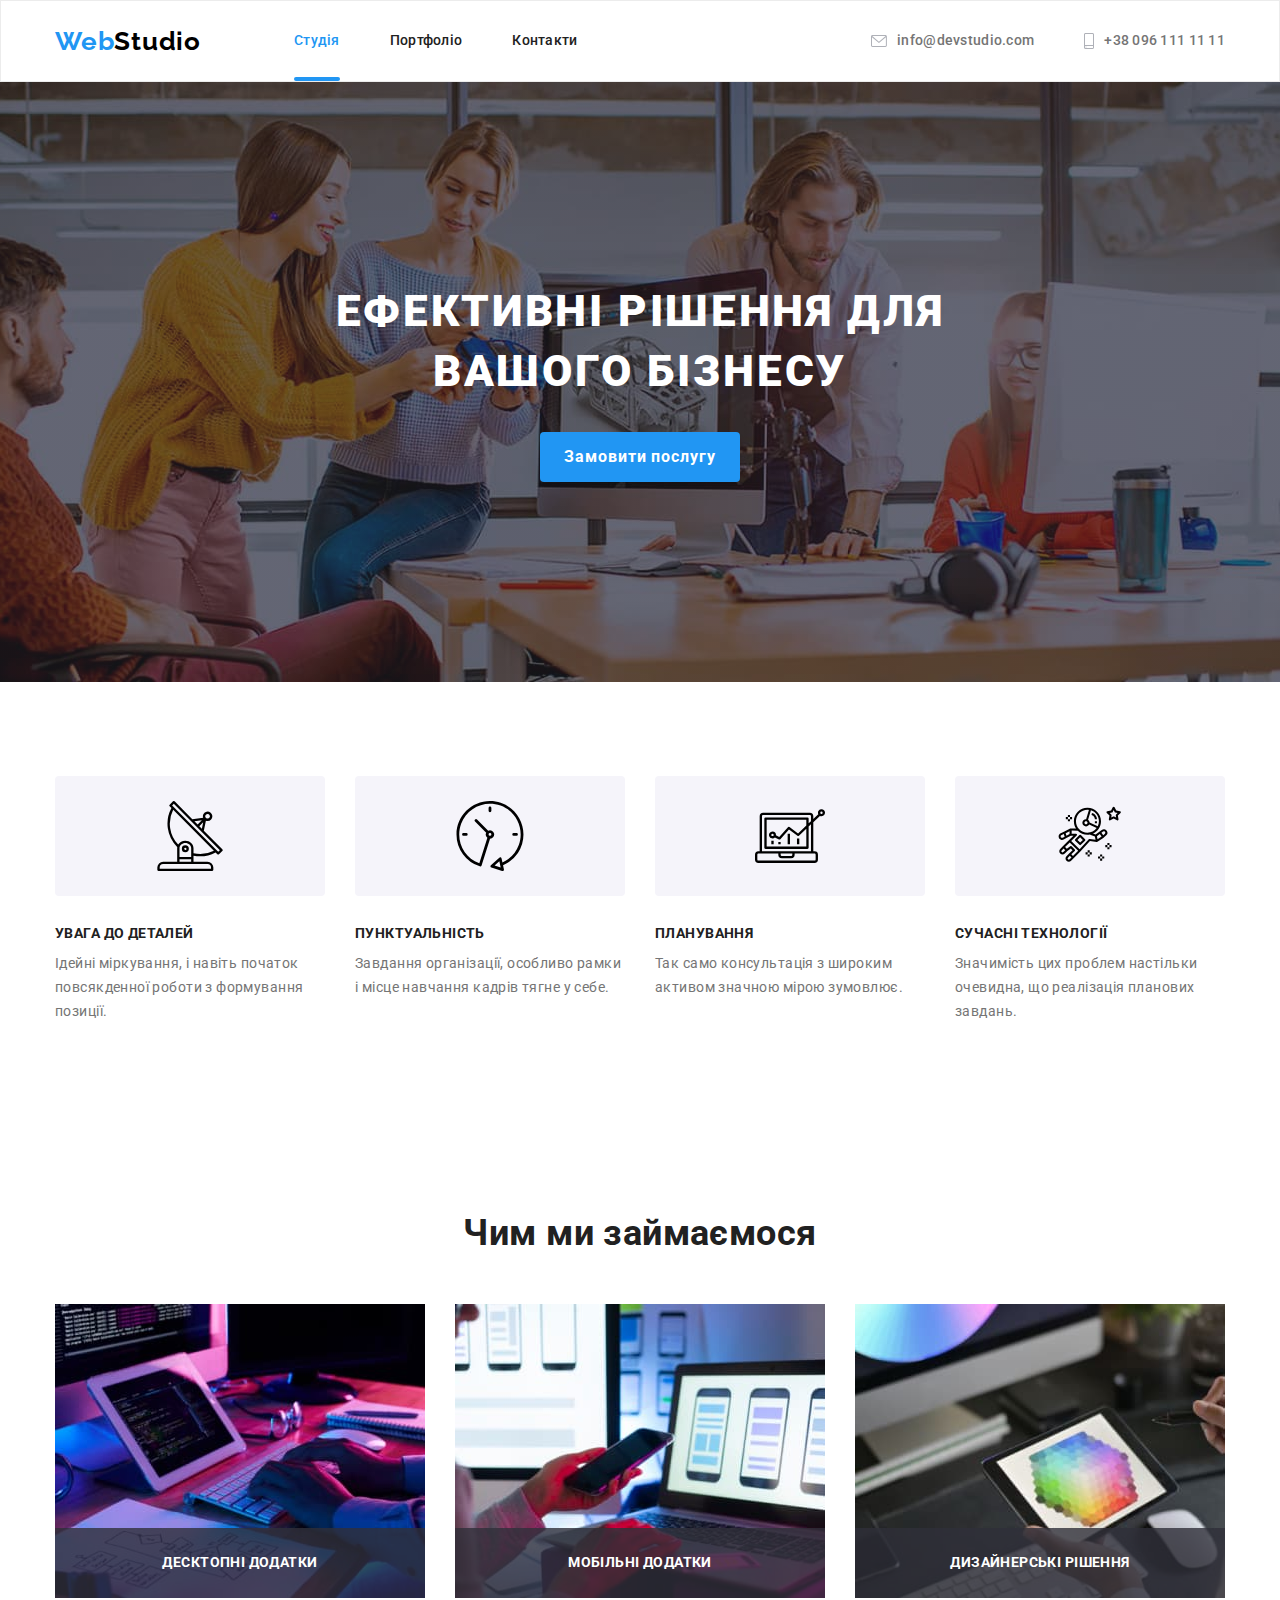
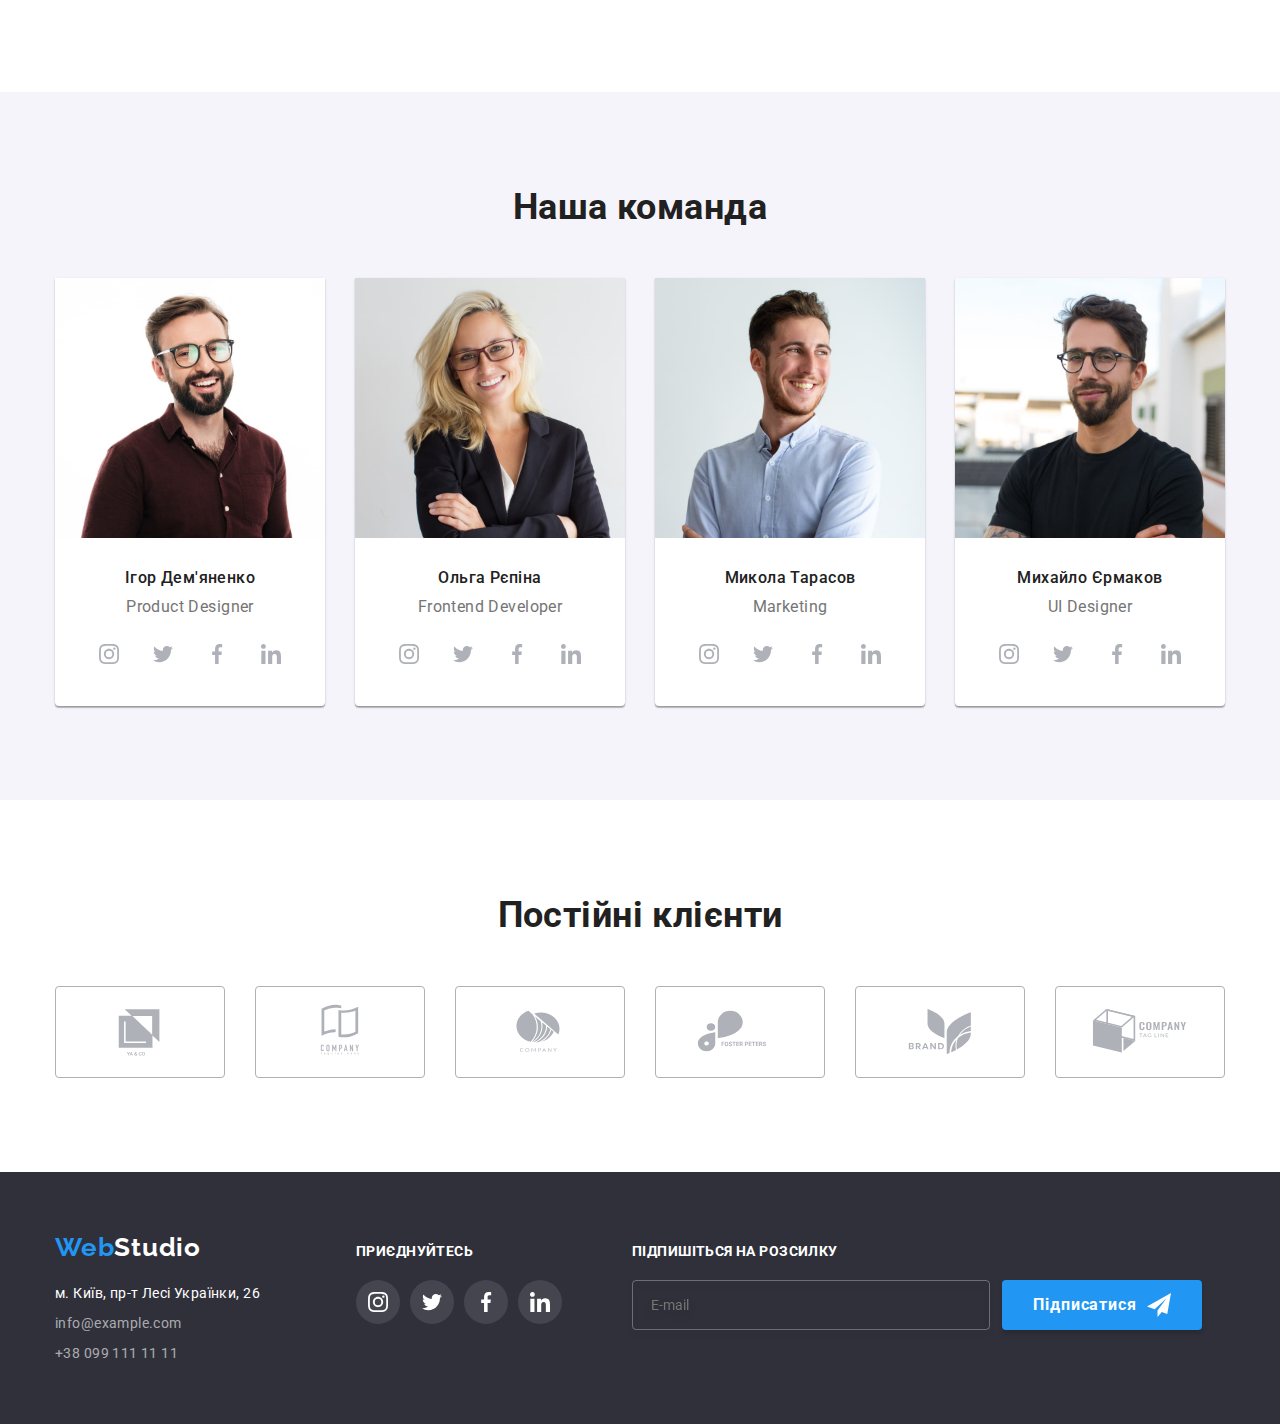
<file: index.html>
<!DOCTYPE html>
<html lang="uk">
  <head>
    <meta charset="UTF-8" />
    <meta http-equiv="X-UA-Compatible" content="IE=edge" />
    <meta name="viewport" content="width=device-width, initial-scale=1.0" />
    <link
      rel="stylesheet"
      href="https://cdnjs.cloudflare.com/ajax/libs/modern-normalize/1.1.0/modern-normalize.min.css"
    />
    <link
      href="https://fonts.googleapis.com/css2?family=Raleway:wght@700&family=Roboto:wght@400;500;700;900&display=swap"
      rel="stylesheet"
    />
    <link rel="stylesheet" href="./css/main.min.css" />
    <title>Студия</title>
  </head>
  <body>
    <!-- Header -->
    <header class="header">
      <div class="header__container container">
        <nav class="nav">
          <a class="nav__logo link" href="./index.html">
            <span class="text-logo text-logo--blue">Web</span>
            <span class="text-logo text-logo--dark">Studio</span>
          </a>

          <ul class="nav__list list">
            <li class="nav__item">
              <a class="nav__link link nav__link--current" href="">Студія</a>
            </li>
            <li class="nav__item">
              <a class="nav__link link" href="./portfolio.html">Портфоліо</a>
            </li>
            <li class="nav__item">
              <a class="nav__link link" href="">Контакти</a>
            </li>
          </ul>
        </nav>

        <ul class="header-contact list">
          <li class="header-contact__item">
            <a class="header-contact__link link" href="mailto:info@devstudio.com">
              <svg class="header-contact__icon-envelope">
                <use href="./images/icons.svg#icon-envelope"></use>
              </svg>
              <span>info@devstudio.com</span>
            </a>
          </li>
          <li class="header-contact__item">
            <a class="header-contact__link link" href="tel:+380961111111">
              <svg class="header-contact__icon-smartphone">
                <use href="./images/icons.svg#icon-smartphone"></use>
              </svg>
              <span>+38 096 111 11 11</span>
            </a>
          </li>
        </ul>
      </div>
    </header>

    <!-- Main -->
    <main>
      <!-- Hero -->
      <section class="hero section">
        <div class="container">
          <h1 class="hero__title">Ефективні рішення для вашого бізнесу</h1>

          <button type="button" class="hero__button button-submit" data-modal-open>
            Замовити послугу
          </button>
        </div>
      </section>

      <!-- Our benefits -->
      <section class="section">
        <h2 class="visually-hidden">Наші переваги</h2>

        <div class="container">
          <ul class="benefit list">
            <li class="benefit__item">
              <div class="benefit__icon-thumb">
                <svg class="benefit__icon">
                  <use href="./images/icons.svg#icon-antenna"></use>
                </svg>
              </div>
              <h3 class="benefit__header">УВАГА ДО ДЕТАЛЕЙ</h3>
              <p class="benefit__paragraph">
                Ідейні міркування, і навіть початок повсякденної роботи з формування позиції.
              </p>
            </li>
            <li class="benefit__item">
              <div class="benefit__icon-thumb">
                <svg class="benefit__icon">
                  <use href="./images/icons.svg#icon-clock"></use>
                </svg>
              </div>
              <h3 class="benefit__header">ПУНКТУАЛЬНІСТЬ</h3>
              <p class="benefit__paragraph">
                Завдання організації, особливо рамки і місце навчання кадрів тягне у себе.
              </p>
            </li>
            <li class="benefit__item">
              <div class="benefit__icon-thumb">
                <svg class="benefit__icon">
                  <use href="./images/icons.svg#icon-diagram"></use>
                </svg>
              </div>
              <h3 class="benefit__header">ПЛАНУВАННЯ</h3>
              <p class="benefit__paragraph">
                Так само консультація з широким активом значною мірою зумовлює.
              </p>
            </li>
            <li class="benefit__item">
              <div class="benefit__icon-thumb">
                <svg class="benefit__icon">
                  <use href="./images/icons.svg#icon-astronaut"></use>
                </svg>
              </div>
              <h3 class="benefit__header">СУЧАСНІ ТЕХНОЛОГІЇ</h3>
              <p class="benefit__paragraph">
                Значимість цих проблем настільки очевидна, що реалізація планових завдань.
              </p>
            </li>
          </ul>
        </div>
      </section>

      <!-- what we do -->
      <section class="about section">
        <div class="container">
          <h2 class="about__title">Чим ми займаємося</h2>
          <ul class="about__list list">
            <li class="about__item">
              <img
                class="about__img"
                src="./images/tablet.jpg"
                alt="Десктопні додатки"
                width="370"
              />
              <div class="about__thumb">
                <h3 class="about__header">Десктопні додатки</h3>
              </div>
            </li>
            <li class="about__item">
              <img
                class="about__img"
                src="./images/laptop-phone.jpg"
                alt="Мобільні додатки"
                width="370"
              />
              <div class="about__thumb">
                <h3 class="about__header">Мобільні додатки</h3>
              </div>
            </li>
            <li class="about__item">
              <img
                class="about__img"
                src="./images/tablet-rgb.jpg"
                alt="Дизайнерські рішення"
                width="370"
              />
              <div class="about__thumb">
                <h3 class="about__header">Дизайнерські рішення</h3>
              </div>
            </li>
          </ul>
        </div>
      </section>

      <!-- Our Team -->
      <section class="team section">
        <div class="container">
          <h2 class="team__title">Наша команда</h2>

          <ul class="team__list list">
            <li class="team__item">
              <img
                class="team__img"
                src="images/igor-demyanenko.jpg"
                alt="Игорь Демьяненко"
                width="270"
              />
              <h3 class="team__name">Ігор Дем'яненко</h3>
              <p class="team__position">Product Designer</p>
              <ul class="social list">
                <li>
                  <a class="social__item" href="">
                    <svg class="social__icon">
                      <use href="./images/icons.svg#icon-instagram"></use>
                    </svg>
                  </a>
                </li>
                <li>
                  <a class="social__item" href="">
                    <svg class="social__icon">
                      <use href="./images/icons.svg#icon-twitter"></use>
                    </svg>
                  </a>
                </li>
                <li>
                  <a class="social__item" href="">
                    <svg class="social__icon">
                      <use href="./images/icons.svg#icon-facebook"></use>
                    </svg>
                  </a>
                </li>
                <li>
                  <a class="social__item" href="">
                    <svg class="social__icon">
                      <use href="./images/icons.svg#icon-linkedin"></use>
                    </svg>
                  </a>
                </li>
              </ul>
            </li>
            <li class="team__item">
              <img
                class="team__img"
                src="./images/olga-repina.jpg"
                alt="Ольга Репина"
                width="270"
              />
              <h3 class="team__name">Ольга Рєпіна</h3>
              <p class="team__position">Frontend Developer</p>
              <ul class="list social">
                <li>
                  <a class="social__item" href="">
                    <svg class="social__icon">
                      <use href="./images/icons.svg#icon-instagram"></use>
                    </svg>
                  </a>
                </li>
                <li>
                  <a class="social__item" href="">
                    <svg class="social__icon">
                      <use href="./images/icons.svg#icon-twitter"></use>
                    </svg>
                  </a>
                </li>
                <li>
                  <a class="social__item" href="">
                    <svg class="social__icon">
                      <use href="./images/icons.svg#icon-facebook"></use>
                    </svg>
                  </a>
                </li>
                <li>
                  <a class="social__item" href="">
                    <svg class="social__icon">
                      <use href="./images/icons.svg#icon-linkedin"></use>
                    </svg>
                  </a>
                </li>
              </ul>
            </li>
            <li class="team__item">
              <img
                class="team__img"
                src="./images/nikolay-tarasov.jpg"
                alt="Николай Тарасов"
                width="270"
              />
              <h3 class="team__name">Микола Тарасов</h3>
              <p class="team__position">Marketing</p>
              <ul class="list social">
                <li>
                  <a class="social__item" href="">
                    <svg class="social__icon">
                      <use href="./images/icons.svg#icon-instagram"></use>
                    </svg>
                  </a>
                </li>
                <li>
                  <a class="social__item" href="">
                    <svg class="social__icon">
                      <use href="./images/icons.svg#icon-twitter"></use>
                    </svg>
                  </a>
                </li>
                <li>
                  <a class="social__item" href="">
                    <svg class="social__icon">
                      <use href="./images/icons.svg#icon-facebook"></use>
                    </svg>
                  </a>
                </li>
                <li>
                  <a class="social__item" href="">
                    <svg class="social__icon">
                      <use href="./images/icons.svg#icon-linkedin"></use>
                    </svg>
                  </a>
                </li>
              </ul>
            </li>
            <li class="team__item">
              <img
                class="team__img"
                src="./images/mike-ermakov.jpg"
                alt="Михаил Ермаков"
                width="270"
              />
              <h3 class="team__name">Михайло Єрмаков</h3>
              <p class="team__position">UI Designer</p>
              <ul class="list social">
                <li>
                  <a class="social__item" href="">
                    <svg class="social__icon">
                      <use href="./images/icons.svg#icon-instagram"></use>
                    </svg>
                  </a>
                </li>
                <li>
                  <a class="social__item" href="">
                    <svg class="social__icon">
                      <use href="./images/icons.svg#icon-twitter"></use>
                    </svg>
                  </a>
                </li>
                <li>
                  <a class="social__item" href="">
                    <svg class="social__icon">
                      <use href="./images/icons.svg#icon-facebook"></use>
                    </svg>
                  </a>
                </li>
                <li>
                  <a class="social__item" href="">
                    <svg class="social__icon">
                      <use href="./images/icons.svg#icon-linkedin"></use>
                    </svg>
                  </a>
                </li>
              </ul>
            </li>
          </ul>
        </div>
      </section>

      <!-- Our clients -->
      <section class="client section">
        <h2 class="client__title">Постійні клієнти</h2>
        <ul class="client__list list">
          <li>
            <a class="client__link" href="">
              <svg class="client__logo"><use href="./images/icons.svg#icon-logo"></use></svg
            ></a>
          </li>
          <li>
            <a class="client__link" href="">
              <svg class="client__logo"><use href="./images/icons.svg#icon-logo-1"></use></svg
            ></a>
          </li>
          <li>
            <a class="client__link" href="">
              <svg class="client__logo"><use href="./images/icons.svg#icon-logo-2"></use></svg
            ></a>
          </li>
          <li>
            <a class="client__link" href="">
              <svg class="client__logo"><use href="./images/icons.svg#icon-logo-3"></use></svg
            ></a>
          </li>
          <li>
            <a class="client__link" href="">
              <svg class="client__logo"><use href="./images/icons.svg#icon-logo-4"></use></svg
            ></a>
          </li>
          <li>
            <a class="client__link" href="">
              <svg class="client__logo"><use href="./images/icons.svg#icon-logo-5"></use></svg
            ></a>
          </li>
        </ul>
      </section>
    </main>

    <!-- Footer -->
    <footer class="footer">
      <div class="footer__container container">
        <div class="adress">
          <a href="./index.html" class="adress__logo link">
            <span class="text-logo text-logo--blue">Web</span>
            <span class="text-logo text-logo--white">Studio</span>
          </a>

          <address>
            <ul class="list">
              <li class="adress__item">
                <a class="adress__text link" href="">м. Київ, пр-т Лесі Українки, 26</a>
              </li>
              <li class="adress__item">
                <a class="adress__mail link" href="mailto:info@example.com">info@example.com</a>
              </li>
              <li class="adress__item">
                <a class="adress__phone link" href="tel:+380991111111">+38 099 111 11 11</a>
              </li>
            </ul>
          </address>
        </div>
        <div class="joinus">
          <p class="joinus__paragraph">Приєднуйтесь</p>
          <ul class="joinus__list list">
            <li>
              <a class="joinus__link" href=""
                ><svg class="joinus__icon">
                  <use href="./images/icons.svg#icon-instagram"></use></svg
              ></a>
            </li>
            <li>
              <a class="joinus__link" href=""
                ><svg class="joinus__icon">
                  <use href="./images/icons.svg#icon-twitter"></use></svg
              ></a>
            </li>
            <li>
              <a class="joinus__link" href=""
                ><svg class="joinus__icon">
                  <use href="./images/icons.svg#icon-facebook"></use></svg
              ></a>
            </li>
            <li>
              <a class="joinus__link" href=""
                ><svg class="joinus__icon">
                  <use href="./images/icons.svg#icon-linkedin"></use></svg
              ></a>
            </li>
          </ul>
        </div>

        <div class="subscribe">
          <p class="subscribe__paragraph">Підпишіться на розсилку</p>

          <form class="subscribe__form">
            <input class="subscribe__input" type="email" name="email" placeholder="E-mail" />
            <button class="button-submit" type="submit">
              <span>Підписатися </span>
              <svg class="subscribe__icon">
                <use href="./images/icons.svg#icon-icon-send"></use>
              </svg>
            </button>
          </form>
        </div>
      </div>
    </footer>

    <!-- Backdrope -->
    <div class="backdrope hidden" data-modal>
      <div class="modal">
        <button class="modal__close" type="button" data-modal-close>
          <svg class="modal__icon"><use href="./images/icons.svg#icon-close-button"></use></svg>
        </button>
        <form class="form">
          <div class="form__group" role="group" arial-labelby="contact-details-modal">
            <p class="form__text" id="contact-details-modal">
              Залиште свої дані, ми вам передзвонимо
            </p>
            <label class="form__data">
              <span class="form__description">Ім'я</span>
              <div class="form__thumb">
                <input class="form__input" type="text" name="username" />
                <svg class="form__icon">
                  <use href="./images/icons.svg#icon-person-modal"></use>
                </svg>
              </div>
            </label>
            <label class="form__data">
              <span class="form__description">Телефон</span>
              <div class="form__thumb">
                <input class="form__input" type="tel" name="phone-number" />
                <svg class="form__icon">
                  <use href="./images/icons.svg#icon-phone-modal"></use>
                </svg>
              </div>
            </label>
            <label class="form__data">
              <span class="form__description">Пошта</span>
              <div class="form__thumb">
                <input class="form__input" type="email" name="email" />
                <svg class="form__icon">
                  <use href="./images/icons.svg#icon-email-modal"></use>
                </svg>
              </div>
            </label>
            <label class="form__data">
              <span class="form__description">Коментар</span>
              <textarea
                class="textarea"
                name="textarea"
                rows="8"
                placeholder="Введіть текст"
              ></textarea>
            </label>
            <label class="form__data checkbox">
              <div class="checkbox__thumb">
                <input class="checkbox__input" type="checkbox" name="agree" />
                <svg class="checkbox__vector">
                  <use href="./images/icons.svg#icon-vector"></use>
                </svg>
                <svg class="checkbox__check">
                  <use href="./images/icons.svg#icon-icon-check"></use>
                </svg>
              </div>
              <span class="form__description">
                Погоджуюся з розсилкою та приймаю <a class="сontract" href="">Умови договору</a>
              </span>
            </label>
            <button class="button-submit form__button" type="submit">Відправити</button>
          </div>
        </form>
      </div>
    </div>
    <script src="./JS/modal.js"></script>
  </body>
</html>
</file>
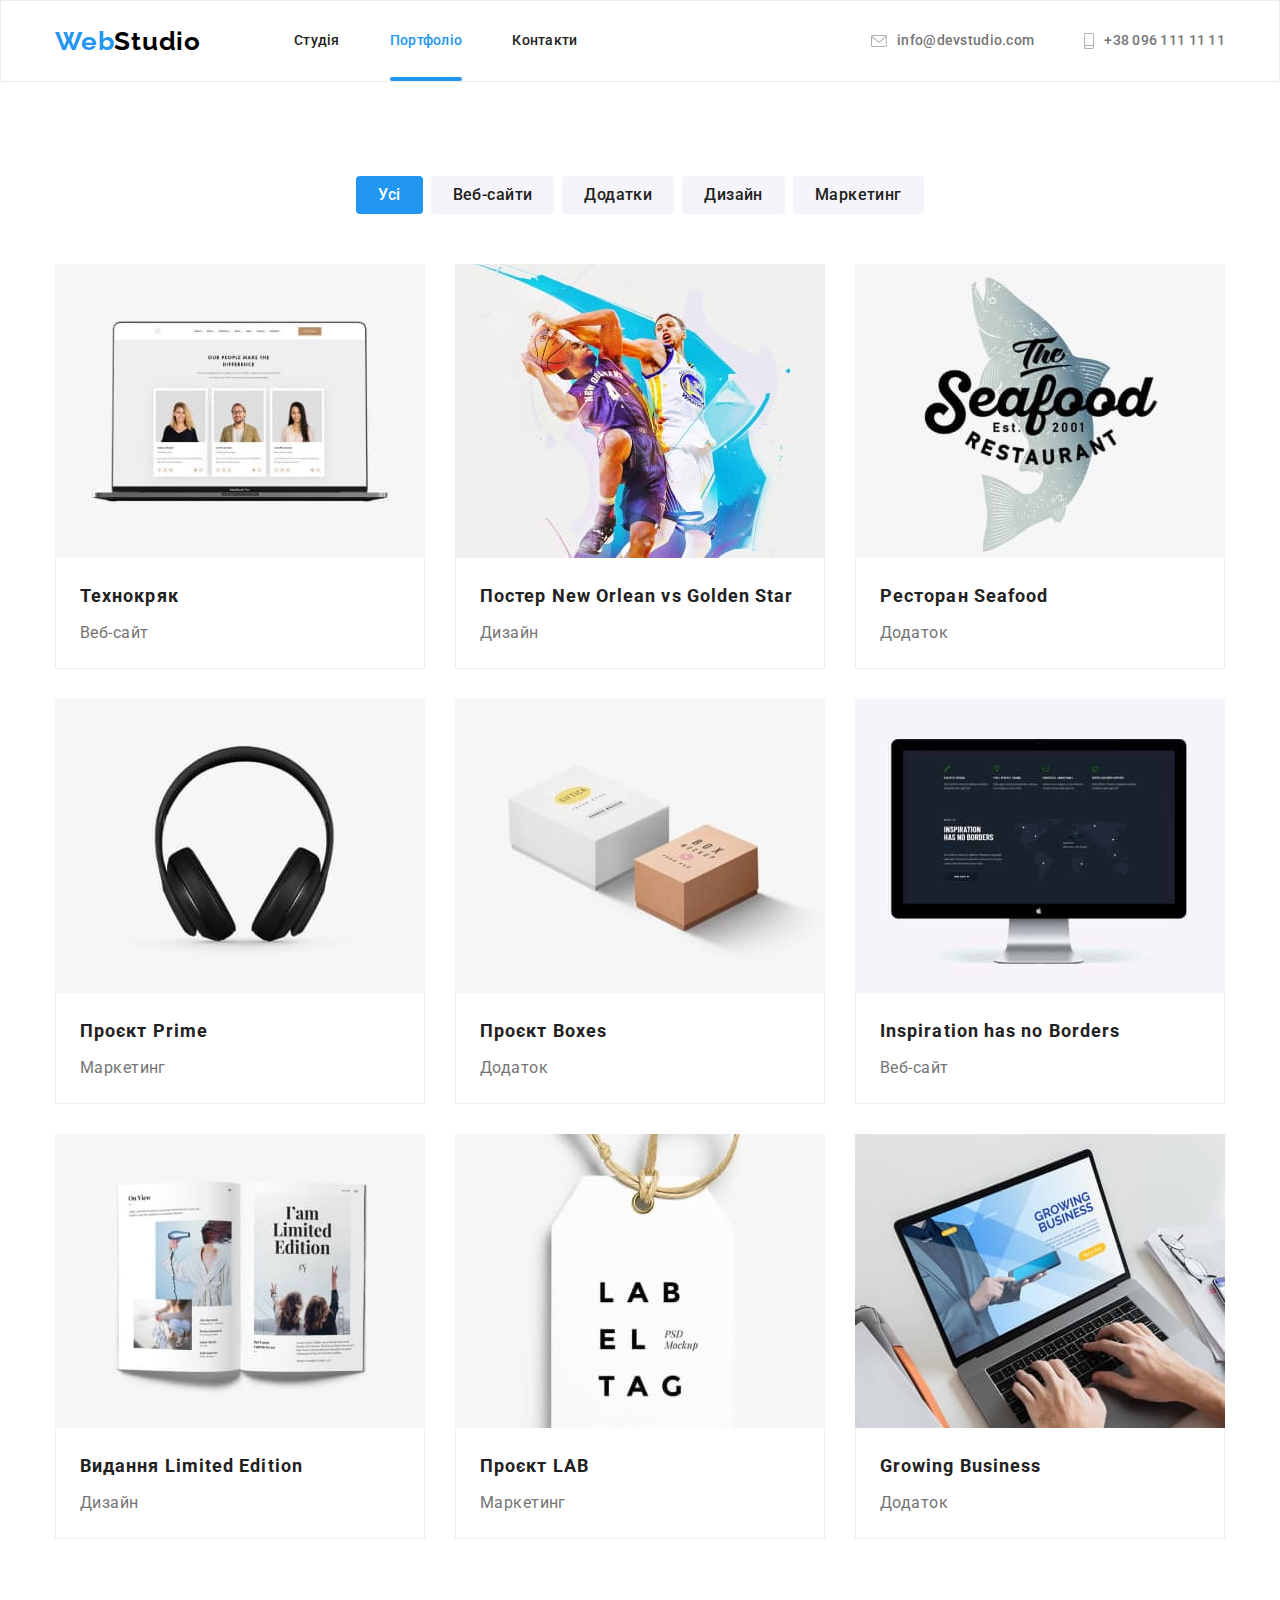
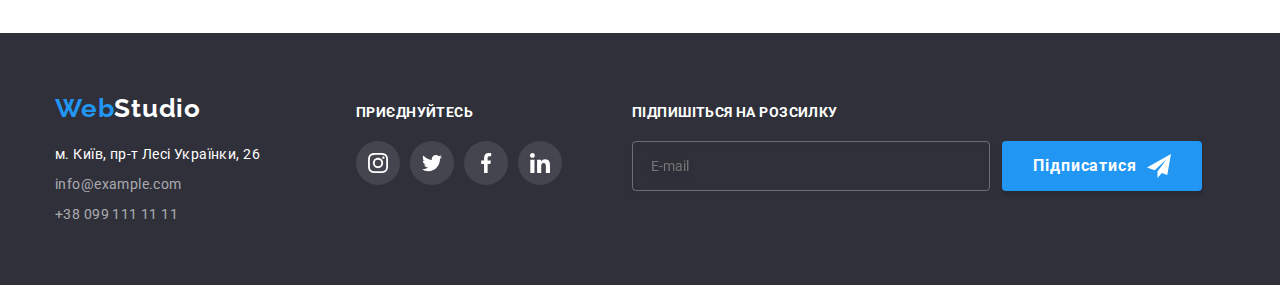
<file: portfolio.html>
<!DOCTYPE html>
<html lang="ru">
  <head>
    <meta charset="UTF-8" />
    <meta http-equiv="X-UA-Compatible" content="IE=edge" />
    <meta name="viewport" content="width=device-width, initial-scale=1.0" />
    <link
      rel="stylesheet"
      href="https://cdnjs.cloudflare.com/ajax/libs/modern-normalize/1.1.0/modern-normalize.min.css"
    />
    <link
      href="https://fonts.googleapis.com/css2?family=Raleway:wght@700&family=Roboto:wght@400;500;700;900&display=swap"
      rel="stylesheet"
    />
    <link rel="stylesheet" href="./css/portfolio.min.css" />
    <title>Портфолио</title>
  </head>
  <body>
    <header class="header">
      <div class="header__container container">
        <nav class="nav">
          <a class="nav__logo link" href="./index.html">
            <span class="text-logo text-logo--blue">Web</span>
            <span class="text-logo text-logo--dark">Studio</span>
          </a>

          <ul class="nav__list list">
            <li class="nav__item">
              <a class="nav__link link" href="./index.html">Студія</a>
            </li>
            <li class="nav__item">
              <a class="nav__link link nav__link--current" href="./portfolio.html">Портфоліо</a>
            </li>
            <li class="nav__item">
              <a class="nav__link link" href="">Контакти</a>
            </li>
          </ul>
        </nav>

        <ul class="header-contact list">
          <li class="header-contact__item">
            <a class="header-contact__link link" href="mailto:info@devstudio.com">
              <svg class="header-contact__icon-envelope">
                <use href="./images/icons.svg#icon-envelope"></use>
              </svg>
              <span>info@devstudio.com</span>
            </a>
          </li>
          <li class="header-contact__item">
            <a class="header-contact__link link" href="tel:+380961111111">
              <svg class="header-contact__icon-smartphone">
                <use href="./images/icons.svg#icon-smartphone"></use>
              </svg>
              <span>+38 096 111 11 11</span>
            </a>
          </li>
        </ul>
      </div>
    </header>

    <main>
      <!-- Examples of our works -->
      <section class="example section">
        <div class="container">
          <h1 class="visually-hidden">Приклади робіт</h1>
          <ul class="example__list-btn list">
            <li>
              <button type="button" class="example__button example__button--accent">Усі</button>
            </li>
            <li><button type="button" class="example__button">Веб-сайти</button></li>
            <li><button type="button" class="example__button">Додатки</button></li>
            <li><button type="button" class="example__button">Дизайн</button></li>
            <li><button type="button" class="example__button">Маркетинг</button></li>
          </ul>

          <ul class="example__list list">
            <li class="example__item">
              <a class="example__link link" href="" class="link">
                <div class="example__thumb">
                  <img
                    src="./images/technocryak.jpg"
                    alt="Технокряк"
                    width="370"
                    class="example__img"
                  />
                  <div class="example__overlay">
                    <p class="example__paragraph">
                      Ресурс пропонує комплексні пропозиції з різним рівнем функціоналу та сервісів.
                      Все це дозволить відвідувачу отримати вичерпні відомості про компанію чи
                      приватну особу.
                    </p>
                  </div>
                </div>
                <div class="example__key">
                  <h2 class="example__name">Технокряк</h2>
                  <p class="example__app">Веб-сайт</p>
                </div>
              </a>
            </li>
            <li class="example__item">
              <a class="example__link link" href="" class="link">
                <div class="example__thumb">
                  <img
                    src="./images/new-orlean.jpg"
                    alt="Технокряк"
                    width="370"
                    class="example__img"
                  />
                  <div class="example__overlay">
                    <p class="example__paragraph">
                      Ресурс пропонує комплексні пропозиції з різним рівнем функціоналу та сервісів.
                      Все це дозволить відвідувачу отримати вичерпні відомості про компанію чи
                      приватну особу.
                    </p>
                  </div>
                </div>

                <div class="example__key">
                  <h2 class="example__name">Постер New Orlean vs Golden Star</h2>
                  <p class="example__app">Дизайн</p>
                </div>
              </a>
            </li>
            <li class="example__item">
              <a class="example__link link" href="" class="link">
                <div class="example__thumb">
                  <img
                    src="./images/seafood.jpg"
                    alt="Технокряк"
                    width="370"
                    class="example__img"
                  />
                  <div class="example__overlay">
                    <p class="example__paragraph">
                      Ресурс пропонує комплексні пропозиції з різним рівнем функціоналу та сервісів.
                      Все це дозволить відвідувачу отримати вичерпні відомості про компанію чи
                      приватну особу.
                    </p>
                  </div>
                </div>

                <div class="example__key">
                  <h2 class="example__name">Ресторан Seafood</h2>
                  <p class="example__app">Додаток</p>
                </div>
              </a>
            </li>
            <li class="example__item">
              <a class="example__link link" href="" class="link">
                <div class="example__thumb">
                  <img src="./images/prime.jpg" alt="Технокряк" width="370" class="example__img" />
                  <div class="example__overlay">
                    <p class="example__paragraph">
                      Ресурс пропонує комплексні пропозиції з різним рівнем функціоналу та сервісів.
                      Все це дозволить відвідувачу отримати вичерпні відомості про компанію чи
                      приватну особу.
                    </p>
                  </div>
                </div>

                <div class="example__key">
                  <h2 class="example__name">Проєкт Prime</h2>
                  <p class="example__app">Маркетинг</p>
                </div>
              </a>
            </li>
            <li class="example__item">
              <a class="example__link link" href="" class="link">
                <div class="example__thumb">
                  <img src="./images/boxes.jpg" alt="Технокряк" width="370" class="example__img" />
                  <div class="example__overlay">
                    <p class="example__paragraph">
                      Ресурс пропонує комплексні пропозиції з різним рівнем функціоналу та сервісів.
                      Все це дозволить відвідувачу отримати вичерпні відомості про компанію чи
                      приватну особу.
                    </p>
                  </div>
                </div>

                <div class="example__key">
                  <h2 class="example__name">Проєкт Boxes</h2>
                  <p class="example__app">Додаток</p>
                </div>
              </a>
            </li>
            <li class="example__item">
              <a class="example__link link" href="" class="link">
                <div class="example__thumb">
                  <img
                    src="./images/inspiration.jpg"
                    alt="Технокряк"
                    width="370"
                    class="example__img"
                  />
                  <div class="example__overlay">
                    <p class="example__paragraph">
                      Ресурс пропонує комплексні пропозиції з різним рівнем функціоналу та сервісів.
                      Все це дозволить відвідувачу отримати вичерпні відомості про компанію чи
                      приватну особу.
                    </p>
                  </div>
                </div>

                <div class="example__key">
                  <h2 class="example__name">Inspiration has no Borders</h2>
                  <p class="example__app">Веб-сайт</p>
                </div>
              </a>
            </li>
            <li class="example__item">
              <a class="example__link link" href="" class="link">
                <div class="example__thumb">
                  <img
                    src="./images/limited-edition.jpg"
                    alt="Технокряк"
                    width="370"
                    class="example__img"
                  />
                  <div class="example__overlay">
                    <p class="example__paragraph">
                      Ресурс пропонує комплексні пропозиції з різним рівнем функціоналу та сервісів.
                      Все це дозволить відвідувачу отримати вичерпні відомості про компанію чи
                      приватну особу.
                    </p>
                  </div>
                </div>

                <div class="example__key">
                  <h2 class="example__name">Видання Limited Edition</h2>
                  <p class="example__app">Дизайн</p>
                </div>
              </a>
            </li>
            <li class="example__item">
              <a class="example__link link" href="" class="link">
                <div class="example__thumb">
                  <img src="./images/lab.jpg" alt="Технокряк" width="370" class="example__img" />
                  <div class="example__overlay">
                    <p class="example__paragraph">
                      Ресурс пропонує комплексні пропозиції з різним рівнем функціоналу та сервісів.
                      Все це дозволить відвідувачу отримати вичерпні відомості про компанію чи
                      приватну особу.
                    </p>
                  </div>
                </div>

                <div class="example__key">
                  <h2 class="example__name">Проєкт LAB</h2>
                  <p class="example__app">Маркетинг</p>
                </div>
              </a>
            </li>
            <li class="example__item">
              <a class="example__link link" href="" class="link">
                <div class="example__thumb">
                  <img
                    src="./images/growing-business.jpg"
                    alt="Технокряк"
                    width="370"
                    class="example__img"
                  />
                  <div class="example__overlay">
                    <p class="example__paragraph">
                      Ресурс пропонує комплексні пропозиції з різним рівнем функціоналу та сервісів.
                      Все це дозволить відвідувачу отримати вичерпні відомості про компанію чи
                      приватну особу.
                    </p>
                  </div>
                </div>

                <div class="example__key">
                  <h2 class="example__name">Growing Business</h2>
                  <p class="example__app">Додаток</p>
                </div>
              </a>
            </li>
          </ul>
        </div>
      </section>
    </main>

    <!-- Footer -->
    <footer class="footer">
      <div class="footer__container container">
        <div class="adress">
          <a href="./index.html" class="adress__logo link">
            <span class="text-logo text-logo--blue">Web</span>
            <span class="text-logo text-logo--white">Studio</span>
          </a>

          <address>
            <ul class="list">
              <li class="adress__item">
                <a class="adress__text link" href="">м. Київ, пр-т Лесі Українки, 26</a>
              </li>
              <li class="adress__item">
                <a class="adress__mail link" href="mailto:info@example.com">info@example.com</a>
              </li>
              <li class="adress__item">
                <a class="adress__phone link" href="tel:+380991111111">+38 099 111 11 11</a>
              </li>
            </ul>
          </address>
        </div>
        <div class="joinus">
          <p class="joinus__paragraph">Приєднуйтесь</p>
          <ul class="joinus__list list">
            <li>
              <a class="joinus__link" href=""
                ><svg class="joinus__icon">
                  <use href="./images/icons.svg#icon-instagram"></use></svg
              ></a>
            </li>
            <li>
              <a class="joinus__link" href=""
                ><svg class="joinus__icon">
                  <use href="./images/icons.svg#icon-twitter"></use></svg
              ></a>
            </li>
            <li>
              <a class="joinus__link" href=""
                ><svg class="joinus__icon">
                  <use href="./images/icons.svg#icon-facebook"></use></svg
              ></a>
            </li>
            <li>
              <a class="joinus__link" href=""
                ><svg class="joinus__icon">
                  <use href="./images/icons.svg#icon-linkedin"></use></svg
              ></a>
            </li>
          </ul>
        </div>

        <div class="subscribe">
          <p class="subscribe__paragraph">Підпишіться на розсилку</p>

          <form class="subscribe__form">
            <input class="subscribe__input" type="email" name="email" placeholder="E-mail" />
            <button class="button-submit" type="submit">
              <span>Підписатися </span>
              <svg class="subscribe__icon">
                <use href="./images/icons.svg#icon-icon-send"></use>
              </svg>
            </button>
          </form>
        </div>
      </div>
    </footer>
  </body>
</html>
</file>
<file: css/main.min.css>
:root{--primary-text-color: #212121;--secondary-text-color: #757575;--blue-color: #2196f3;--white-text-color: #ffffff;--transperent-color: rgba(255, 255, 255, 0.6);--primary-bg-color: #ffffff;--secondary-bg-color: #f5f4fa;--hero-bg-color: #2f303a;--pure-black-color: #000000;--basic-btn-color: #afb1b8;--active-btn-color: #f5f4fa}body{color:var(--primary-text-color);background-color:var(--primary-bg-color);font-family:"Roboto",sans-serif;font-size:14px;line-height:1.71;letter-spacing:.03em}ul{-webkit-padding-start:0px;padding-inline-start:0px;margin:0;-webkit-margin-before:0;margin-block-start:0;-webkit-margin-after:0;margin-block-end:0}h1,h2,h3,h4,h5,h6,p{margin:0}p{-webkit-margin-before:0;margin-block-start:0;-webkit-margin-after:0;margin-block-end:0}a{text-decoration:none}.section{padding:94px 0}.container{margin-left:auto;margin-right:auto;width:1200px;padding-left:15px;padding-right:15px}.link{text-decoration:none}.list{list-style:none}.visually-hidden{position:absolute;width:0px;height:0px;margin:1px;border:0;padding:0;white-space:nowrap;-webkit-clip-path:inset(100%);clip-path:inset(100%);clip:rect(0 0 0 0);overflow:hidden}.text-logo{font-family:"Raleway";font-weight:700;font-size:26px;line-height:1.19;letter-spacing:.03em}.text-logo--blue{color:var(--blue-color)}.text-logo--dark{color:var(--pure-black-color)}.text-logo--white{color:var(--white-text-color)}.button-submit{display:-webkit-box;display:-ms-flexbox;display:flex;-webkit-box-align:center;-ms-flex-align:center;align-items:center;-webkit-box-pack:center;-ms-flex-pack:center;justify-content:center;width:200px;height:50px;background-color:var(--blue-color);-webkit-box-shadow:0px 4px 4px rgba(0,0,0,.15);box-shadow:0px 4px 4px rgba(0,0,0,.15);border-radius:4px;border:none;color:var(--white-text-color);font-weight:700;font-size:16px;line-height:1.88px;letter-spacing:.06em;cursor:pointer}.button-submit:hover,.button-submit:focus{background:#188ce8;-webkit-transition:background 250ms cubic-bezier(0.4, 0, 0.2, 1);transition:background 250ms cubic-bezier(0.4, 0, 0.2, 1)}.header{border:1px solid #ececec}.header__container{display:-webkit-box;display:-ms-flexbox;display:flex;height:80px}.nav__logo{display:-webkit-box;display:-ms-flexbox;display:flex;margin-right:93px}.nav{display:-webkit-box;display:-ms-flexbox;display:flex;-webkit-box-align:center;-ms-flex-align:center;align-items:center;margin-right:auto}.nav__list{height:100%;display:-webkit-box;display:-ms-flexbox;display:flex;gap:50px}.nav__item{height:100%}.nav__link{display:-webkit-box;display:-ms-flexbox;display:flex;-webkit-box-align:center;-ms-flex-align:center;align-items:center;gap:10px;height:100%;font-weight:500;line-height:1.14;letter-spacing:.02em;background-color:var(--primary-bg-color);color:inherit;-webkit-transition:color 250ms cubic-bezier(0.4, 0, 0.2, 1);transition:color 250ms cubic-bezier(0.4, 0, 0.2, 1)}.nav__link:hover,.nav__link:focus{color:var(--blue-color)}.nav__link--current{position:relative;color:var(--blue-color)}.nav__link--current::after{content:"";position:absolute;bottom:0;width:100%;height:4px;border-radius:4px;background-color:var(--blue-color)}.header-contact__link{display:-webkit-box;display:-ms-flexbox;display:flex;-webkit-box-align:center;-ms-flex-align:center;align-items:center;gap:10px;height:100%;font-weight:500;line-height:1.14;letter-spacing:.02em;background-color:var(--primary-bg-color);color:inherit;-webkit-transition:color 250ms cubic-bezier(0.4, 0, 0.2, 1);transition:color 250ms cubic-bezier(0.4, 0, 0.2, 1)}.header-contact__link:hover,.header-contact__link:focus{color:var(--blue-color)}.header-contact__item{height:100%}.header-contact{display:-webkit-box;display:-ms-flexbox;display:flex;gap:50px;-webkit-box-align:center;-ms-flex-align:center;align-items:center}.header-contact__icon-envelope{height:12px;width:16px;fill:var(--basic-btn-color);-webkit-transition:fill 250ms cubic-bezier(0.4, 0, 0.2, 1);transition:fill 250ms cubic-bezier(0.4, 0, 0.2, 1)}.header-contact__link:hover .header-contact__icon-envelope,.header-contact__link:focus .header-contact__icon-envelope{fill:var(--blue-color)}.header-contact__icon-smartphone{height:16px;width:10px;fill:var(--basic-btn-color);-webkit-transition:fill 250ms cubic-bezier(0.4, 0, 0.2, 1);transition:fill 250ms cubic-bezier(0.4, 0, 0.2, 1)}.header-contact__link:hover .header-contact__icon-smartphone,.header-contact__link:focus .header-contact__icon-smartphone{fill:var(--blue-color)}.header-contact__link{color:var(--secondary-text-color)}.hero{height:600px;max-width:1600px;padding:200px 0;margin:0 auto;background-image:-webkit-gradient(linear, left top, right top, from(rgba(47, 48, 58, 0.4)), to(rgba(47, 48, 58, 0.4))),url(../images/hero-overlay.jpg);background-image:linear-gradient(to right, rgba(47, 48, 58, 0.4), rgba(47, 48, 58, 0.4)),url(../images/hero-overlay.jpg);background-repeat:no-repeat;background-position:center;background-size:cover}.hero__title{color:var(--white-text-color);font-weight:900;font-size:44px;line-height:1.36;text-align:center;letter-spacing:.06em;text-transform:uppercase;margin-left:auto;margin-right:auto;width:696px}.hero__button{margin-left:auto;margin-right:auto;margin-top:30px}.hero__button:hover,.hero__button:focus{background:#188ce8}.benefit{display:-webkit-box;display:-ms-flexbox;display:flex;gap:30px}.benefit__item{width:25%}.benefit__icon-thumb{display:-webkit-box;display:-ms-flexbox;display:flex;-webkit-box-align:center;-ms-flex-align:center;align-items:center;-webkit-box-pack:center;-ms-flex-pack:center;justify-content:center;width:270px;height:120px;background-color:var(--secondary-bg-color);border-radius:4px;margin-bottom:30px}.benefit__icon{display:block;width:70px;height:70px;-webkit-box-align:center;-ms-flex-align:center;align-items:center}.benefit__header{font-size:14px;line-height:1.14;text-transform:uppercase}.benefit__paragraph{color:var(--secondary-text-color);margin-top:10px}.about__title{font-size:36px;line-height:1.17;text-align:center}.about__img{display:block}.about__list{margin-top:50px;display:-webkit-box;display:-ms-flexbox;display:flex;gap:30px}.about__item{position:relative}.about__thumb{position:absolute;display:-webkit-box;display:-ms-flexbox;display:flex;width:100%;height:70px;bottom:0;-webkit-box-pack:center;-ms-flex-pack:center;justify-content:center;-webkit-box-align:center;-ms-flex-align:center;align-items:center;background-color:rgba(47,48,58,.8)}.about__header{font-style:normal;font-weight:700;font-size:14px;line-height:1.14;text-align:center;text-transform:uppercase;color:var(--white-text-color)}.team__title{font-size:36px;line-height:1.17;text-align:center}.team{background-color:var(--secondary-bg-color)}.team__list{display:-webkit-box;display:-ms-flexbox;display:flex;gap:30px;margin-top:50px}.team__name{padding-top:30px;font-weight:500;font-size:16px;line-height:1.19;text-align:center}.team__img{display:block}.team__position{font-size:16px;line-height:1.19;margin-top:10px;text-align:center;margin-bottom:16px;color:var(--secondary-text-color)}.team__item{background-color:var(--primary-bg-color);-webkit-box-shadow:0px 1px 3px rgba(0,0,0,.12),0px 1px 1px rgba(0,0,0,.14),0px 2px 1px rgba(0,0,0,.2);box-shadow:0px 1px 3px rgba(0,0,0,.12),0px 1px 1px rgba(0,0,0,.14),0px 2px 1px rgba(0,0,0,.2);border-radius:0px 0px 4px 4px}.social__item{display:-webkit-box;display:-ms-flexbox;display:flex;height:44px;width:44px;border-radius:50%;-webkit-box-pack:center;-ms-flex-pack:center;justify-content:center;-webkit-box-align:center;-ms-flex-align:center;align-items:center;-webkit-transition:background 250ms cubic-bezier(0.4, 0, 0.2, 1),-webkit-box-shadow 250ms cubic-bezier(0.4, 0, 0.2, 1);transition:background 250ms cubic-bezier(0.4, 0, 0.2, 1),-webkit-box-shadow 250ms cubic-bezier(0.4, 0, 0.2, 1);transition:background 250ms cubic-bezier(0.4, 0, 0.2, 1),box-shadow 250ms cubic-bezier(0.4, 0, 0.2, 1);transition:background 250ms cubic-bezier(0.4, 0, 0.2, 1),box-shadow 250ms cubic-bezier(0.4, 0, 0.2, 1),-webkit-box-shadow 250ms cubic-bezier(0.4, 0, 0.2, 1)}.social__item:hover,.social__item:focus{background-color:var(--blue-color);-webkit-box-shadow:0px 4px 4px rgba(0,0,0,.25);box-shadow:0px 4px 4px rgba(0,0,0,.25)}.social__icon{height:20px;width:20px;fill:var(--basic-btn-color);-webkit-transition:fill 250ms cubic-bezier(0.4, 0, 0.2, 1);transition:fill 250ms cubic-bezier(0.4, 0, 0.2, 1)}.social__item:hover .social__icon,.social__item:focus .social__icon{fill:var(--active-btn-color)}.social{display:-webkit-box;display:-ms-flexbox;display:flex;gap:10px;-webkit-box-pack:center;-ms-flex-pack:center;justify-content:center;padding-bottom:30px}.client__title{font-size:36px;line-height:1.17;text-align:center}.client__list{margin-top:50px;display:-webkit-box;display:-ms-flexbox;display:flex;-webkit-box-pack:center;-ms-flex-pack:center;justify-content:center;gap:30px}.client__link{display:-webkit-box;display:-ms-flexbox;display:flex;width:170px;height:92px;border:1px solid var(--basic-btn-color);border-radius:4px;-webkit-box-align:center;-ms-flex-align:center;align-items:center;-webkit-box-pack:center;-ms-flex-pack:center;justify-content:center;-webkit-transition:border 250ms cubic-bezier(0.4, 0, 0.2, 1);transition:border 250ms cubic-bezier(0.4, 0, 0.2, 1)}.client__link:hover,.client__link:focus{border:1px solid var(--blue-color)}.client__logo{width:106px;height:60px;fill:var(--basic-btn-color);-webkit-transition:fill 250ms cubic-bezier(0.4, 0, 0.2, 1);transition:fill 250ms cubic-bezier(0.4, 0, 0.2, 1)}.client__link:hover .client__logo,.client__link:focus .client__logo{fill:var(--blue-color)}.footer{background-color:var(--hero-bg-color);padding:60px 0}.footer__container{display:-webkit-box;display:-ms-flexbox;display:flex;gap:70px;-webkit-box-align:baseline;-ms-flex-align:baseline;align-items:baseline}.adress{min-width:231px}.adress__logo{display:-webkit-box;display:-ms-flexbox;display:flex;margin-bottom:20px}.adress__item{line-height:1.5}.adress__item:not(:last-child){margin-bottom:9px}.adress__text{color:var(--white-text-color);font-style:normal;line-height:1.5}.adress__mail,.adress__phone{color:rgba(255,255,255,.6);font-style:normal;line-height:1.5;-webkit-transition:color 250ms cubic-bezier(0.4, 0, 0.2, 1);transition:color 250ms cubic-bezier(0.4, 0, 0.2, 1)}.adress__mail:hover,.adress__mail:focus,.adress__phone:hover,.adress__phone:focus{color:var(--blue-color)}.joinus__paragraph{font-weight:700;line-height:1.14;text-transform:uppercase;color:var(--white-text-color);margin-bottom:20px}.joinus__link{display:-webkit-box;display:-ms-flexbox;display:flex;height:44px;width:44px;background-color:rgba(255,255,255,.1);border-radius:50%;-webkit-box-align:center;-ms-flex-align:center;align-items:center;-webkit-box-pack:center;-ms-flex-pack:center;justify-content:center;-webkit-transition:background-color 250ms cubic-bezier(0.4, 0, 0.2, 1);transition:background-color 250ms cubic-bezier(0.4, 0, 0.2, 1)}.joinus__link:hover,.joinus__link:focus{background-color:var(--blue-color)}.joinus__list{display:-webkit-box;display:-ms-flexbox;display:flex;gap:10px;-webkit-box-pack:center;-ms-flex-pack:center;justify-content:center;padding-bottom:30px}.joinus__icon{height:20px;width:20px;fill:var(--white-text-color)}.subscribe__form{display:-webkit-box;display:-ms-flexbox;display:flex}.subscribe__paragraph{font-weight:700;line-height:1.14;text-transform:uppercase;color:var(--white-text-color);margin-bottom:20px}.subscribe__icon{margin-left:10px;height:24px;width:24px}.subscribe__input{width:358px;height:50px;background-color:rgba(0,0,0,0);padding-left:18px;margin-right:12px;border:1px solid rgba(255,255,255,.3);-webkit-filter:drop-shadow(0px 4px 4px rgba(0, 0, 0, 0.15));filter:drop-shadow(0px 4px 4px rgba(0, 0, 0, 0.15));border-radius:4px;color:var(--white-text-color);border:1px solid rgba(255,255,255,.3);-webkit-transition:border 250ms cubic-bezier(0.4, 0, 0.2, 1);transition:border 250ms cubic-bezier(0.4, 0, 0.2, 1)}.subscribe__input:focus{border:1px solid var(--blue-color);outline:none}.backdrope{position:fixed;top:0;left:0;height:100%;width:100%;background-color:rgba(0,0,0,.2);opacity:1;-webkit-transition:opacity 250ms cubic-bezier(0.4, 0, 0.2, 1),visibility 250ms cubic-bezier(0.4, 0, 0.2, 1);transition:opacity 250ms cubic-bezier(0.4, 0, 0.2, 1),visibility 250ms cubic-bezier(0.4, 0, 0.2, 1)}.hidden{opacity:0;pointer-events:none;visibility:hidden}.backdrope.hidden .modal{-webkit-transform:translate(-50%, -50%) scale(1.2);transform:translate(-50%, -50%) scale(1.2)}.modal{position:absolute;top:50%;left:50%;-webkit-transform:scale(1) translate(-50%, -50%);transform:scale(1) translate(-50%, -50%);min-height:581px;min-width:528px;-webkit-transition:-webkit-transform 250ms cubic-bezier(0.4, 0, 0.2, 1);transition:-webkit-transform 250ms cubic-bezier(0.4, 0, 0.2, 1);transition:transform 250ms cubic-bezier(0.4, 0, 0.2, 1);transition:transform 250ms cubic-bezier(0.4, 0, 0.2, 1), -webkit-transform 250ms cubic-bezier(0.4, 0, 0.2, 1);background-color:var(--primary-bg-color);padding:40px}.modal__close{position:absolute;right:8px;top:8px;display:-webkit-box;display:-ms-flexbox;display:flex;-webkit-box-align:center;-ms-flex-align:center;align-items:center;height:30px;width:30px;background-color:rgba(0,0,0,0);border-radius:50%;border:1px solid rgba(0,0,0,.1);-webkit-transition:background-color 250ms cubic-bezier(0.4, 0, 0.2, 1);transition:background-color 250ms cubic-bezier(0.4, 0, 0.2, 1)}.modal__close:hover,.modal__close:focus{background-color:var(--active-btn-color)}.modal__icon{width:18px;height:18px;fill:var(--pure-black-color)}.form__text{font-weight:700;font-size:20px;line-height:1.15;text-align:center;margin-bottom:12px;color:var(--primary-text-color)}.form__data{display:block}.form__data:nth-child(-n+4){margin-bottom:10px}.form__data:nth-child(5){margin-bottom:20px}.form__description{font-size:12px;line-height:1.17;letter-spacing:.01em;color:var(--secondary-text-color)}.form__input{display:block;width:100%;height:40px;border:1px solid rgba(33,33,33,.2);border-radius:4px;padding-left:42px;-webkit-transition:border 250ms cubic-bezier(0.4, 0, 0.2, 1);transition:border 250ms cubic-bezier(0.4, 0, 0.2, 1)}.form__input:focus{border:1px solid var(--blue-color);outline:none}.textarea{width:100%;margin-top:4px;padding:12px 16px;font-size:12px;line-height:1.17;letter-spacing:.01em;resize:none;border:1px solid rgba(33,33,33,.2);border-radius:4px;-webkit-transition:border 250ms cubic-bezier(0.4, 0, 0.2, 1);transition:border 250ms cubic-bezier(0.4, 0, 0.2, 1)}.textarea::-webkit-input-placeholder{font-size:12px;line-height:1.17;letter-spacing:.01em;color:rgba(117,117,117,.5)}.textarea::-moz-placeholder{font-size:12px;line-height:1.17;letter-spacing:.01em;color:rgba(117,117,117,.5)}.textarea:-ms-input-placeholder{font-size:12px;line-height:1.17;letter-spacing:.01em;color:rgba(117,117,117,.5)}.textarea::-ms-input-placeholder{font-size:12px;line-height:1.17;letter-spacing:.01em;color:rgba(117,117,117,.5)}.textarea::placeholder{font-size:12px;line-height:1.17;letter-spacing:.01em;color:rgba(117,117,117,.5)}.textarea:focus{border:1px solid var(--blue-color);outline:none}.form__thumb{position:relative;display:-webkit-box;display:-ms-flexbox;display:flex}.form__icon{position:absolute;top:50%;left:12px;-webkit-transform:translateY(-50%);transform:translateY(-50%);-webkit-transition:fill 250ms cubic-bezier(0.4, 0, 0.2, 1);transition:fill 250ms cubic-bezier(0.4, 0, 0.2, 1);width:18px;height:18px}.form__input:focus+.form__icon{fill:var(--blue-color)}.checkbox{display:-webkit-box;display:-ms-flexbox;display:flex;-webkit-box-align:center;-ms-flex-align:center;align-items:center;-webkit-box-pack:center;-ms-flex-pack:center;justify-content:center;cursor:pointer}.checkbox__thumb{position:relative;width:16px;height:15px;margin-right:8px}.checkbox__input{-webkit-appearance:none;-moz-appearance:none;appearance:none}.checkbox__check{position:absolute;top:0;left:0;width:16px;height:15px;opacity:0;-webkit-transition:opacity 250ms cubic-bezier(0.4, 0, 0.2, 1);transition:opacity 250ms cubic-bezier(0.4, 0, 0.2, 1)}.checkbox__input:checked~.checkbox__check{opacity:1}.checkbox__vector{position:absolute;top:0;left:0;width:16px;height:15px;-webkit-transition:opacity 250ms cubic-bezier(0.4, 0, 0.2, 1);transition:opacity 250ms cubic-bezier(0.4, 0, 0.2, 1)}.checkbox__input:checked~.checkbox__vector{opacity:0}.сontract{color:var(--blue-color);text-decoration:underline}.form__button{margin:30px auto 0 auto}/*# sourceMappingURL=main.min.css.map */
</file>
<file: css/portfolio.min.css>
:root{--primary-text-color: #212121;--secondary-text-color: #757575;--blue-color: #2196f3;--white-text-color: #ffffff;--transperent-color: rgba(255, 255, 255, 0.6);--primary-bg-color: #ffffff;--secondary-bg-color: #f5f4fa;--hero-bg-color: #2f303a;--pure-black-color: #000000;--basic-btn-color: #afb1b8;--active-btn-color: #f5f4fa}body{color:var(--primary-text-color);background-color:var(--primary-bg-color);font-family:"Roboto",sans-serif;font-size:14px;line-height:1.71;letter-spacing:.03em}ul{-webkit-padding-start:0px;padding-inline-start:0px;margin:0;-webkit-margin-before:0;margin-block-start:0;-webkit-margin-after:0;margin-block-end:0}h1,h2,h3,h4,h5,h6,p{margin:0}p{-webkit-margin-before:0;margin-block-start:0;-webkit-margin-after:0;margin-block-end:0}a{text-decoration:none}.section{padding:94px 0}.container{margin-left:auto;margin-right:auto;width:1200px;padding-left:15px;padding-right:15px}.link{text-decoration:none}.list{list-style:none}.visually-hidden{position:absolute;width:0px;height:0px;margin:1px;border:0;padding:0;white-space:nowrap;-webkit-clip-path:inset(100%);clip-path:inset(100%);clip:rect(0 0 0 0);overflow:hidden}.text-logo{font-family:"Raleway";font-weight:700;font-size:26px;line-height:1.19;letter-spacing:.03em}.text-logo--blue{color:var(--blue-color)}.text-logo--dark{color:var(--pure-black-color)}.text-logo--white{color:var(--white-text-color)}.button-submit{display:-webkit-box;display:-ms-flexbox;display:flex;-webkit-box-align:center;-ms-flex-align:center;align-items:center;-webkit-box-pack:center;-ms-flex-pack:center;justify-content:center;width:200px;height:50px;background-color:var(--blue-color);-webkit-box-shadow:0px 4px 4px rgba(0,0,0,.15);box-shadow:0px 4px 4px rgba(0,0,0,.15);border-radius:4px;border:none;color:var(--white-text-color);font-weight:700;font-size:16px;line-height:1.88px;letter-spacing:.06em;cursor:pointer}.button-submit:hover,.button-submit:focus{background:#188ce8;-webkit-transition:background 250ms cubic-bezier(0.4, 0, 0.2, 1);transition:background 250ms cubic-bezier(0.4, 0, 0.2, 1)}.header{border:1px solid #ececec}.header__container{display:-webkit-box;display:-ms-flexbox;display:flex;height:80px}.nav__logo{display:-webkit-box;display:-ms-flexbox;display:flex;margin-right:93px}.nav{display:-webkit-box;display:-ms-flexbox;display:flex;-webkit-box-align:center;-ms-flex-align:center;align-items:center;margin-right:auto}.nav__list{height:100%;display:-webkit-box;display:-ms-flexbox;display:flex;gap:50px}.nav__item{height:100%}.nav__link{display:-webkit-box;display:-ms-flexbox;display:flex;-webkit-box-align:center;-ms-flex-align:center;align-items:center;gap:10px;height:100%;font-weight:500;line-height:1.14;letter-spacing:.02em;background-color:var(--primary-bg-color);color:inherit;-webkit-transition:color 250ms cubic-bezier(0.4, 0, 0.2, 1);transition:color 250ms cubic-bezier(0.4, 0, 0.2, 1)}.nav__link:hover,.nav__link:focus{color:var(--blue-color)}.nav__link--current{position:relative;color:var(--blue-color)}.nav__link--current::after{content:"";position:absolute;bottom:0;width:100%;height:4px;border-radius:4px;background-color:var(--blue-color)}.header-contact__link{display:-webkit-box;display:-ms-flexbox;display:flex;-webkit-box-align:center;-ms-flex-align:center;align-items:center;gap:10px;height:100%;font-weight:500;line-height:1.14;letter-spacing:.02em;background-color:var(--primary-bg-color);color:inherit;-webkit-transition:color 250ms cubic-bezier(0.4, 0, 0.2, 1);transition:color 250ms cubic-bezier(0.4, 0, 0.2, 1)}.header-contact__link:hover,.header-contact__link:focus{color:var(--blue-color)}.header-contact__item{height:100%}.header-contact{display:-webkit-box;display:-ms-flexbox;display:flex;gap:50px;-webkit-box-align:center;-ms-flex-align:center;align-items:center}.header-contact__icon-envelope{height:12px;width:16px;fill:var(--basic-btn-color);-webkit-transition:fill 250ms cubic-bezier(0.4, 0, 0.2, 1);transition:fill 250ms cubic-bezier(0.4, 0, 0.2, 1)}.header-contact__link:hover .header-contact__icon-envelope,.header-contact__link:focus .header-contact__icon-envelope{fill:var(--blue-color)}.header-contact__icon-smartphone{height:16px;width:10px;fill:var(--basic-btn-color);-webkit-transition:fill 250ms cubic-bezier(0.4, 0, 0.2, 1);transition:fill 250ms cubic-bezier(0.4, 0, 0.2, 1)}.header-contact__link:hover .header-contact__icon-smartphone,.header-contact__link:focus .header-contact__icon-smartphone{fill:var(--blue-color)}.header-contact__link{color:var(--secondary-text-color)}.example__list-btn{display:-webkit-box;display:-ms-flexbox;display:flex;-webkit-box-pack:center;-ms-flex-pack:center;justify-content:center;gap:8px}.example__button{font-family:inherit;font-weight:500;font-size:16px;line-height:1.63;text-align:center;letter-spacing:inherit;border:none;cursor:pointer;color:var(--primary-text-color);background-color:var(--secondary-bg-color);-webkit-transition:color 250ms cubic-bezier(0.4, 0, 0.2, 1),background-color 250ms cubic-bezier(0.4, 0, 0.2, 1),-webkit-box-shadow 250ms cubic-bezier(0.4, 0, 0.2, 1);transition:color 250ms cubic-bezier(0.4, 0, 0.2, 1),background-color 250ms cubic-bezier(0.4, 0, 0.2, 1),-webkit-box-shadow 250ms cubic-bezier(0.4, 0, 0.2, 1);transition:color 250ms cubic-bezier(0.4, 0, 0.2, 1),background-color 250ms cubic-bezier(0.4, 0, 0.2, 1),box-shadow 250ms cubic-bezier(0.4, 0, 0.2, 1);transition:color 250ms cubic-bezier(0.4, 0, 0.2, 1),background-color 250ms cubic-bezier(0.4, 0, 0.2, 1),box-shadow 250ms cubic-bezier(0.4, 0, 0.2, 1),-webkit-box-shadow 250ms cubic-bezier(0.4, 0, 0.2, 1);display:block;padding:6px 22px;border-radius:4px}.example__button:hover,.example__button:focus{color:var(--white-text-color);background-color:var(--blue-color);-webkit-box-shadow:0px 3px 1px rgba(0,0,0,.1),0px 1px 2px rgba(0,0,0,.08),0px 2px 2px rgba(0,0,0,.12);box-shadow:0px 3px 1px rgba(0,0,0,.1),0px 1px 2px rgba(0,0,0,.08),0px 2px 2px rgba(0,0,0,.12)}.example__button--accent{color:var(--white-text-color);background-color:var(--blue-color)}.example__list{margin-top:50px;display:-webkit-box;display:-ms-flexbox;display:flex;-ms-flex-wrap:wrap;flex-wrap:wrap;gap:30px}.example__item{-webkit-transition:-webkit-box-shadow 250ms cubic-bezier(0.4, 0, 0.2, 1);transition:-webkit-box-shadow 250ms cubic-bezier(0.4, 0, 0.2, 1);transition:box-shadow 250ms cubic-bezier(0.4, 0, 0.2, 1);transition:box-shadow 250ms cubic-bezier(0.4, 0, 0.2, 1), -webkit-box-shadow 250ms cubic-bezier(0.4, 0, 0.2, 1)}.example__item:hover{-webkit-box-shadow:0px 1px 1px rgba(0,0,0,.12),0px 4px 4px rgba(0,0,0,.06),1px 4px 6px rgba(0,0,0,.16);box-shadow:0px 1px 1px rgba(0,0,0,.12),0px 4px 4px rgba(0,0,0,.06),1px 4px 6px rgba(0,0,0,.16)}.example__link{display:block;-webkit-transition:-webkit-box-shadow 250ms cubic-bezier(0.4, 0, 0.2, 1);transition:-webkit-box-shadow 250ms cubic-bezier(0.4, 0, 0.2, 1);transition:box-shadow 250ms cubic-bezier(0.4, 0, 0.2, 1);transition:box-shadow 250ms cubic-bezier(0.4, 0, 0.2, 1), -webkit-box-shadow 250ms cubic-bezier(0.4, 0, 0.2, 1)}.example__link:focus{-webkit-box-shadow:0px 1px 1px rgba(0,0,0,.12),0px 4px 4px rgba(0,0,0,.06),1px 4px 6px rgba(0,0,0,.16);box-shadow:0px 1px 1px rgba(0,0,0,.12),0px 4px 4px rgba(0,0,0,.06),1px 4px 6px rgba(0,0,0,.16)}.example__thumb{position:relative;overflow:hidden}.example__img{display:block}.example__overlay{position:absolute;display:-webkit-box;display:-ms-flexbox;display:flex;top:0;left:0;-webkit-transform:translateY(100%);transform:translateY(100%);width:370px;height:294px;padding:0 24px;-webkit-box-align:center;-ms-flex-align:center;align-items:center;-webkit-transition:-webkit-transform 250ms cubic-bezier(0.4, 0, 0.2, 1);transition:-webkit-transform 250ms cubic-bezier(0.4, 0, 0.2, 1);transition:transform 250ms cubic-bezier(0.4, 0, 0.2, 1);transition:transform 250ms cubic-bezier(0.4, 0, 0.2, 1), -webkit-transform 250ms cubic-bezier(0.4, 0, 0.2, 1);background-color:rgba(33,150,243,.9)}.example__item:hover .example__overlay{-webkit-transform:translateY(0);transform:translateY(0)}.example__link:focus .example__overlay{-webkit-transform:translateY(0);transform:translateY(0)}.example__paragraph{font-family:"Roboto";font-size:18px;line-height:1.56;color:var(--white-text-color)}.example__name{font-size:18px;line-height:2;letter-spacing:.06em;color:var(--primary-text-color)}.example__app{margin-top:4px;font-size:16px;line-height:1.88;color:var(--secondary-text-color)}.example__key{padding:20px 24px;border-left:1px solid #eee;border-right:1px solid #eee;border-bottom:1px solid #eee}.footer{background-color:var(--hero-bg-color);padding:60px 0}.footer__container{display:-webkit-box;display:-ms-flexbox;display:flex;gap:70px;-webkit-box-align:baseline;-ms-flex-align:baseline;align-items:baseline}.adress{min-width:231px}.adress__logo{display:-webkit-box;display:-ms-flexbox;display:flex;margin-bottom:20px}.adress__item{line-height:1.5}.adress__item:not(:last-child){margin-bottom:9px}.adress__text{color:var(--white-text-color);font-style:normal;line-height:1.5}.adress__mail,.adress__phone{color:rgba(255,255,255,.6);font-style:normal;line-height:1.5;-webkit-transition:color 250ms cubic-bezier(0.4, 0, 0.2, 1);transition:color 250ms cubic-bezier(0.4, 0, 0.2, 1)}.adress__mail:hover,.adress__mail:focus,.adress__phone:hover,.adress__phone:focus{color:var(--blue-color)}.joinus__paragraph{font-weight:700;line-height:1.14;text-transform:uppercase;color:var(--white-text-color);margin-bottom:20px}.joinus__link{display:-webkit-box;display:-ms-flexbox;display:flex;height:44px;width:44px;background-color:rgba(255,255,255,.1);border-radius:50%;-webkit-box-align:center;-ms-flex-align:center;align-items:center;-webkit-box-pack:center;-ms-flex-pack:center;justify-content:center;-webkit-transition:background-color 250ms cubic-bezier(0.4, 0, 0.2, 1);transition:background-color 250ms cubic-bezier(0.4, 0, 0.2, 1)}.joinus__link:hover,.joinus__link:focus{background-color:var(--blue-color)}.joinus__list{display:-webkit-box;display:-ms-flexbox;display:flex;gap:10px;-webkit-box-pack:center;-ms-flex-pack:center;justify-content:center;padding-bottom:30px}.joinus__icon{height:20px;width:20px;fill:var(--white-text-color)}.subscribe__form{display:-webkit-box;display:-ms-flexbox;display:flex}.subscribe__paragraph{font-weight:700;line-height:1.14;text-transform:uppercase;color:var(--white-text-color);margin-bottom:20px}.subscribe__icon{margin-left:10px;height:24px;width:24px}.subscribe__input{width:358px;height:50px;background-color:rgba(0,0,0,0);padding-left:18px;margin-right:12px;border:1px solid rgba(255,255,255,.3);-webkit-filter:drop-shadow(0px 4px 4px rgba(0, 0, 0, 0.15));filter:drop-shadow(0px 4px 4px rgba(0, 0, 0, 0.15));border-radius:4px;color:var(--white-text-color);border:1px solid rgba(255,255,255,.3);-webkit-transition:border 250ms cubic-bezier(0.4, 0, 0.2, 1);transition:border 250ms cubic-bezier(0.4, 0, 0.2, 1)}.subscribe__input:focus{border:1px solid var(--blue-color);outline:none}/*# sourceMappingURL=portfolio.min.css.map */
</file>
